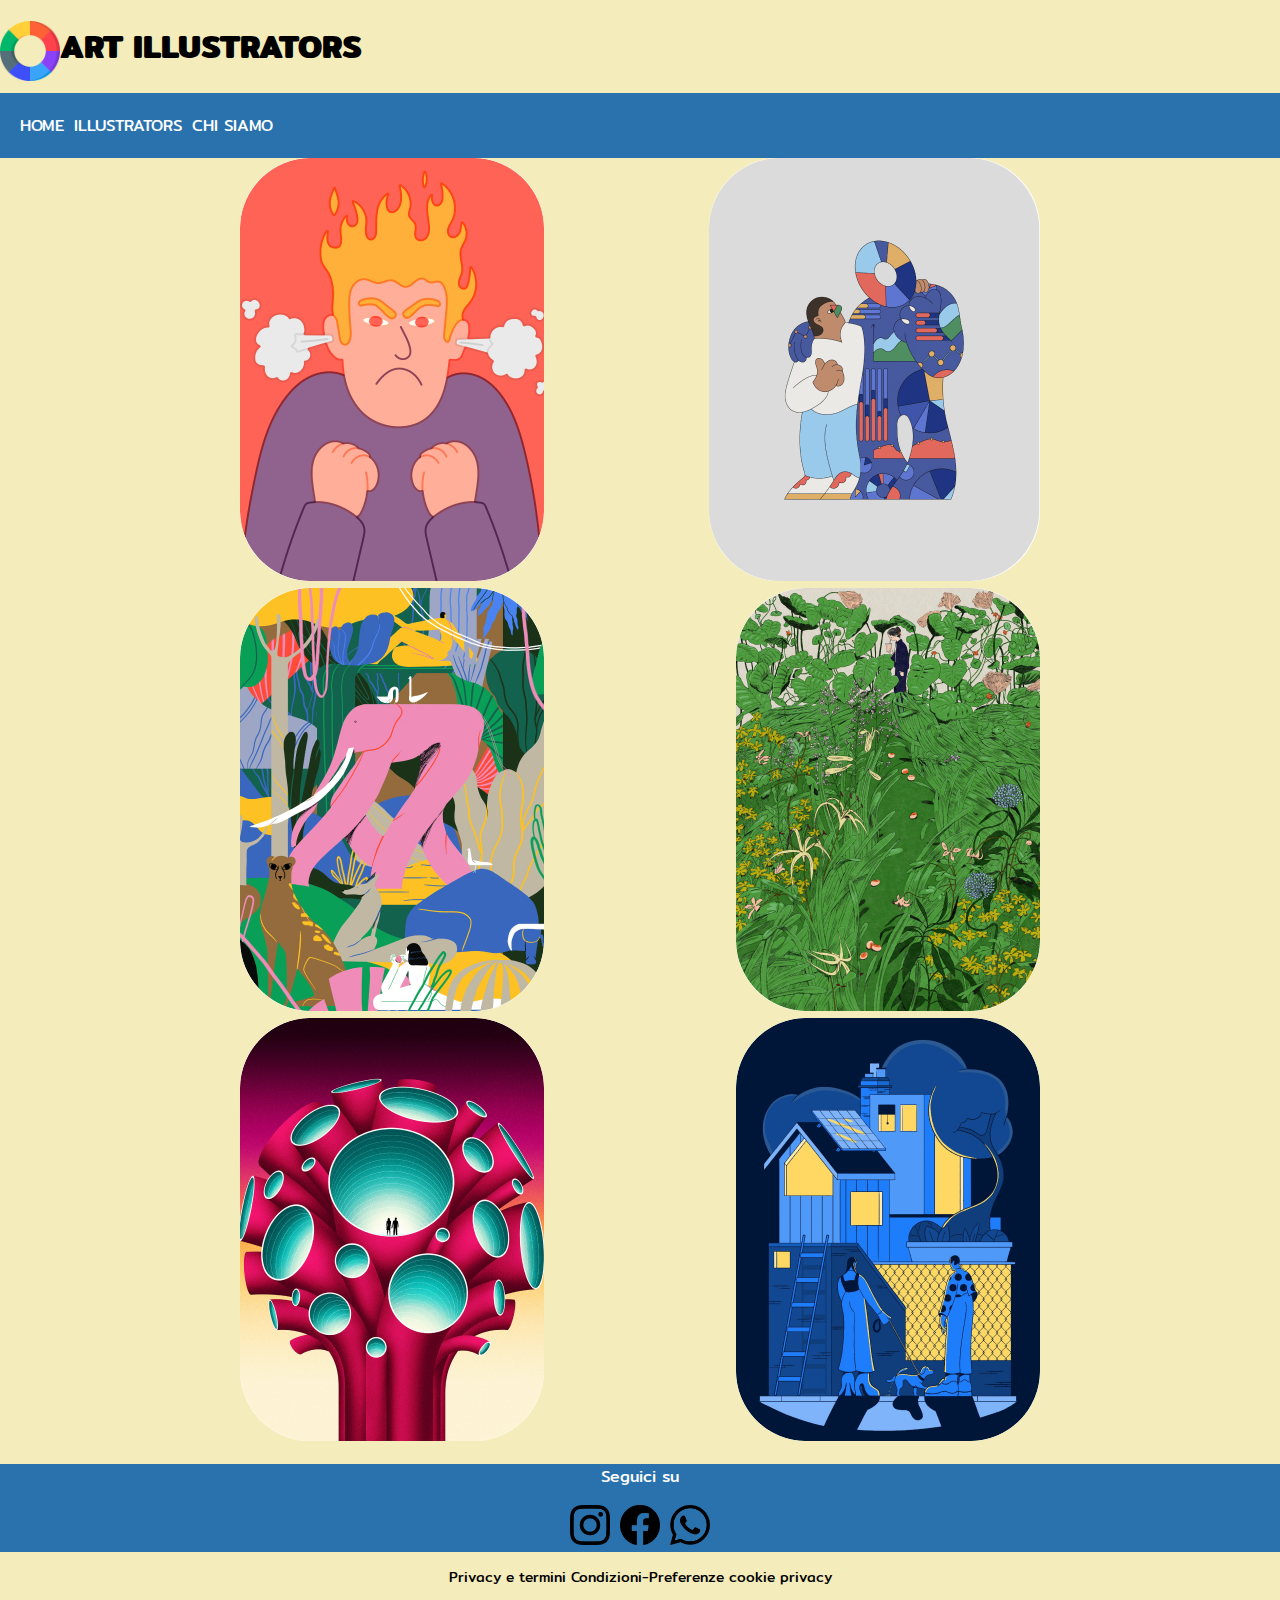
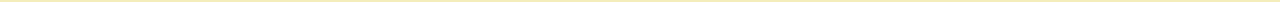
<file: index.html>
<!DOCTYPE html>
<html lang="en">
<head>
    <meta charset="UTF-8">
    <meta http-equiv="X-UA-Compatible" content="IE=edge">
    <meta name="viewport" content="width=device-width, initial-scale=1.0">
    
    <title>art illustrators</title>
    <link rel="stylesheet" href="css/style.css">
    <link rel="preconnect" href="https://fonts.googleapis.com">
<link rel="preconnect" href="https://fonts.gstatic.com" crossorigin>
<link href="https://fonts.googleapis.com/css2?family=Mitr:wght@200&family=PT+Sans&family=Source+Sans+Pro:wght@300&display=swap" rel="stylesheet">
</head>
<body>
    <img src="immagini/681530.png" align='left';  width="60px" height="60px"><h1>ART ILLUSTRATORS</h1> 
    <header>
       
        <nav>
            <ul>
                <li><a href="index.html">Home</a></li>
                <li><a href="#">illustrators</a></li>
                <li><a href="index7.html">Chi siamo</a></li>
            </ul>
        </nav>
    </header>
    <main>
       
        </section>
        <section class="card">
           
            <div>
                <a href="index2.html"><img src="immagini/AP_Tim_Lahan_emotions_4_2x.jpg">  <a href="index1.html"><img src="immagini/AP_Camilo_Huinca_The-Atlantic-03_2x.jpg"align="right" >
                
                 
               
                <div>
                   
                   
                    <div>
                        
                        
                        <div>
                            <a href="index3.html"><img src="immagini/AP_Karlotta_Freier_debutea2_2x-scaled.jpg" align="right"><a href="index4.html"><img src="immagini/AP_Xoana_Herrera_Elefante_2x-1-scaled.jpg"></a> 
                            
              
            </div>
            <div>
                
                
                <div>
                    <a href="index6.html"><img src="immagini/AP_Linn_Fritz_Feeling-Blue_2x.jpg"align="right" ></a> <a href="index5.html"><img src="immagini/AP_La_Boca_DNA_main_2x.jpg"></a>
                  
      
    </div>
</div>
           
        </section>
    </main>
   
    <div class="footer">
        <p>Seguici su</p>
        <img src="immagini/instagram.png" alt="instagram" width="40px" height="40px"><img src="immagini/facebook.png" alt="instagram" width="40px" height="40px"hspace="10"><img src="immagini/whatsapp.png" alt="instagram" width="40px" height="40px">
      </div>
      <footer>
        <p>Privacy e termini Condizioni-Preferenze cookie privacy</p>
    </footer>
</body>
</html>
</file>
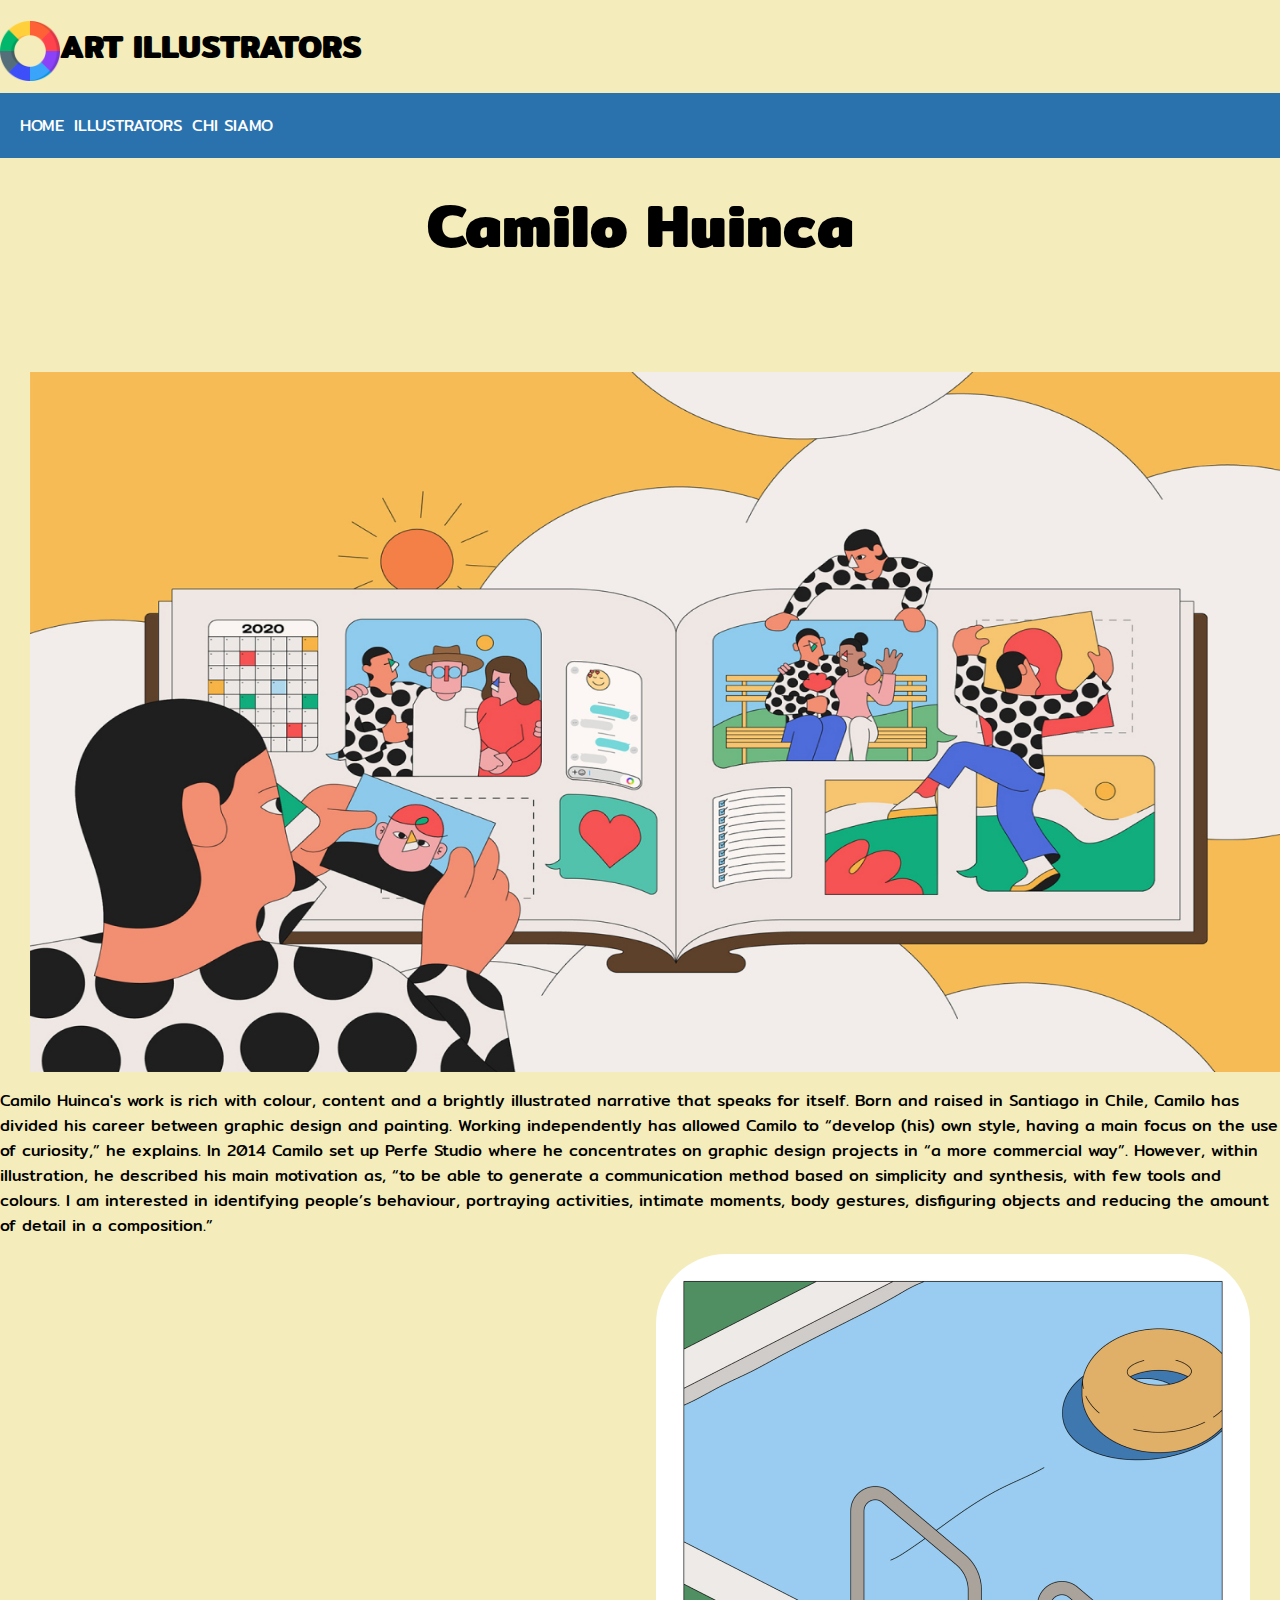
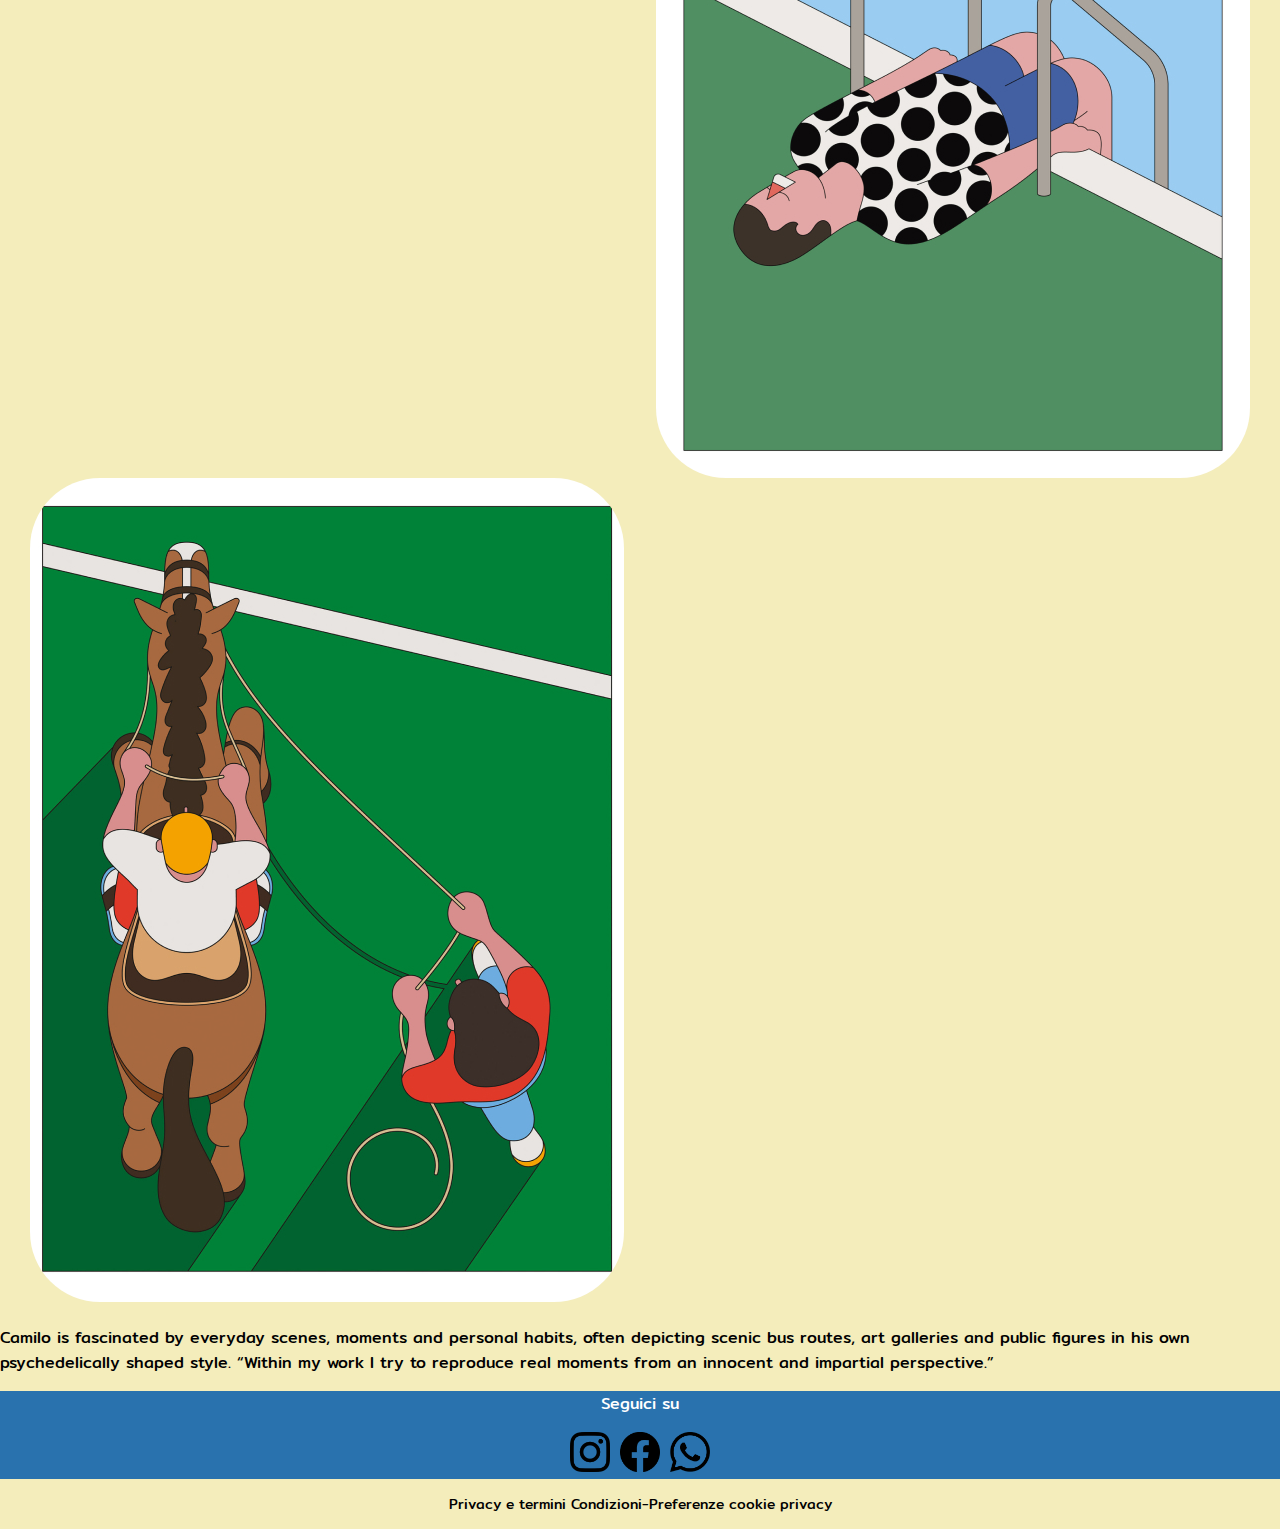
<file: index1.html>
<!DOCTYPE html>
<html lang="en">
<head>
    <meta charset="UTF-8">
    <meta http-equiv="X-UA-Compatible" content="IE=edge">
    <meta name="viewport" content="width=C, initial-scale=1.0">
   
  
    <title>Camilo Huinca</title>
    <link rel="stylesheet" href="css/style.css">
   
    <link rel="preconnect" href="https://fonts.googleapis.com">
<link rel="preconnect" href="https://fonts.gstatic.com" crossorigin>
<link href="https://fonts.googleapis.com/css2?family=Mitr:wght@200&family=PT+Sans&family=Source+Sans+Pro:wght@300&display=swap" rel="stylesheet">
</head>
<body>
    <img src="immagini/681530.png" align='left';  width="60px" height="60px"><h1>ART ILLUSTRATORS</h1> 
    <header>
       
        <nav>
            <ul>
                <li><a href="index.html">Home</a></li>
                <li><a href="#">illustrators</a></li>
                <li><a href="index7.html">Chi siamo</a></li>
            </ul>
        </nav>
    </header>
    <main>
            
    </section>
</main>
<h5>Camilo Huinca</h5>
<img src="immagini/AP_Camilo_Huinca_social-well_2x.jpg" alt="" align="center"height="700" width="1400"hspace="30px">
<p>
    Camilo Huinca's work is rich with colour, content and a brightly illustrated narrative that speaks for itself. Born and raised in Santiago in Chile, Camilo has divided his career between graphic design and painting. Working independently has allowed Camilo to “develop (his) own style, having a main focus on the use of curiosity,” he explains. In 2014 Camilo set up Perfe Studio where he concentrates on graphic design projects in “a more commercial way”. However, within illustration, he described his main motivation as, “to be able to generate a communication method based on simplicity and synthesis, with few tools and colours. I am interested in identifying people’s behaviour, portraying activities, intimate moments, body gestures, disfiguring objects and reducing the amount of detail in a composition.” 
</p>

<section>
<section class="card">
   
    <div>

<img src="immagini/AP_Camilo_Huinca_Tired-Swimmer_2x-scaled.jpg"align="right" hspace="30px"><img src="immagini/AP_Camilo_Huinca_THE-NEW-YORKER_2x-scaled.jpg" hspace="30px">
</section>
<p>
    Camilo is fascinated by everyday scenes, moments and personal habits, often depicting scenic bus routes, art galleries and public figures in his own psychedelically shaped style. “Within my work I try to reproduce real moments from an innocent and impartial perspective.”
  </p>
<div class="footer">
    <p>Seguici su</p>
    <img src="immagini/instagram.png" alt="instagram" width="40px" height="40px"><img src="immagini/facebook.png" alt="instagram" width="40px" height="40px"hspace="10"><img src="immagini/whatsapp.png" alt="instagram" width="40px" height="40px">
  </div>
 
  <footer>
    <p>Privacy e termini Condizioni-Preferenze cookie privacy</p>
</footer>
</body>
</html>
</file>
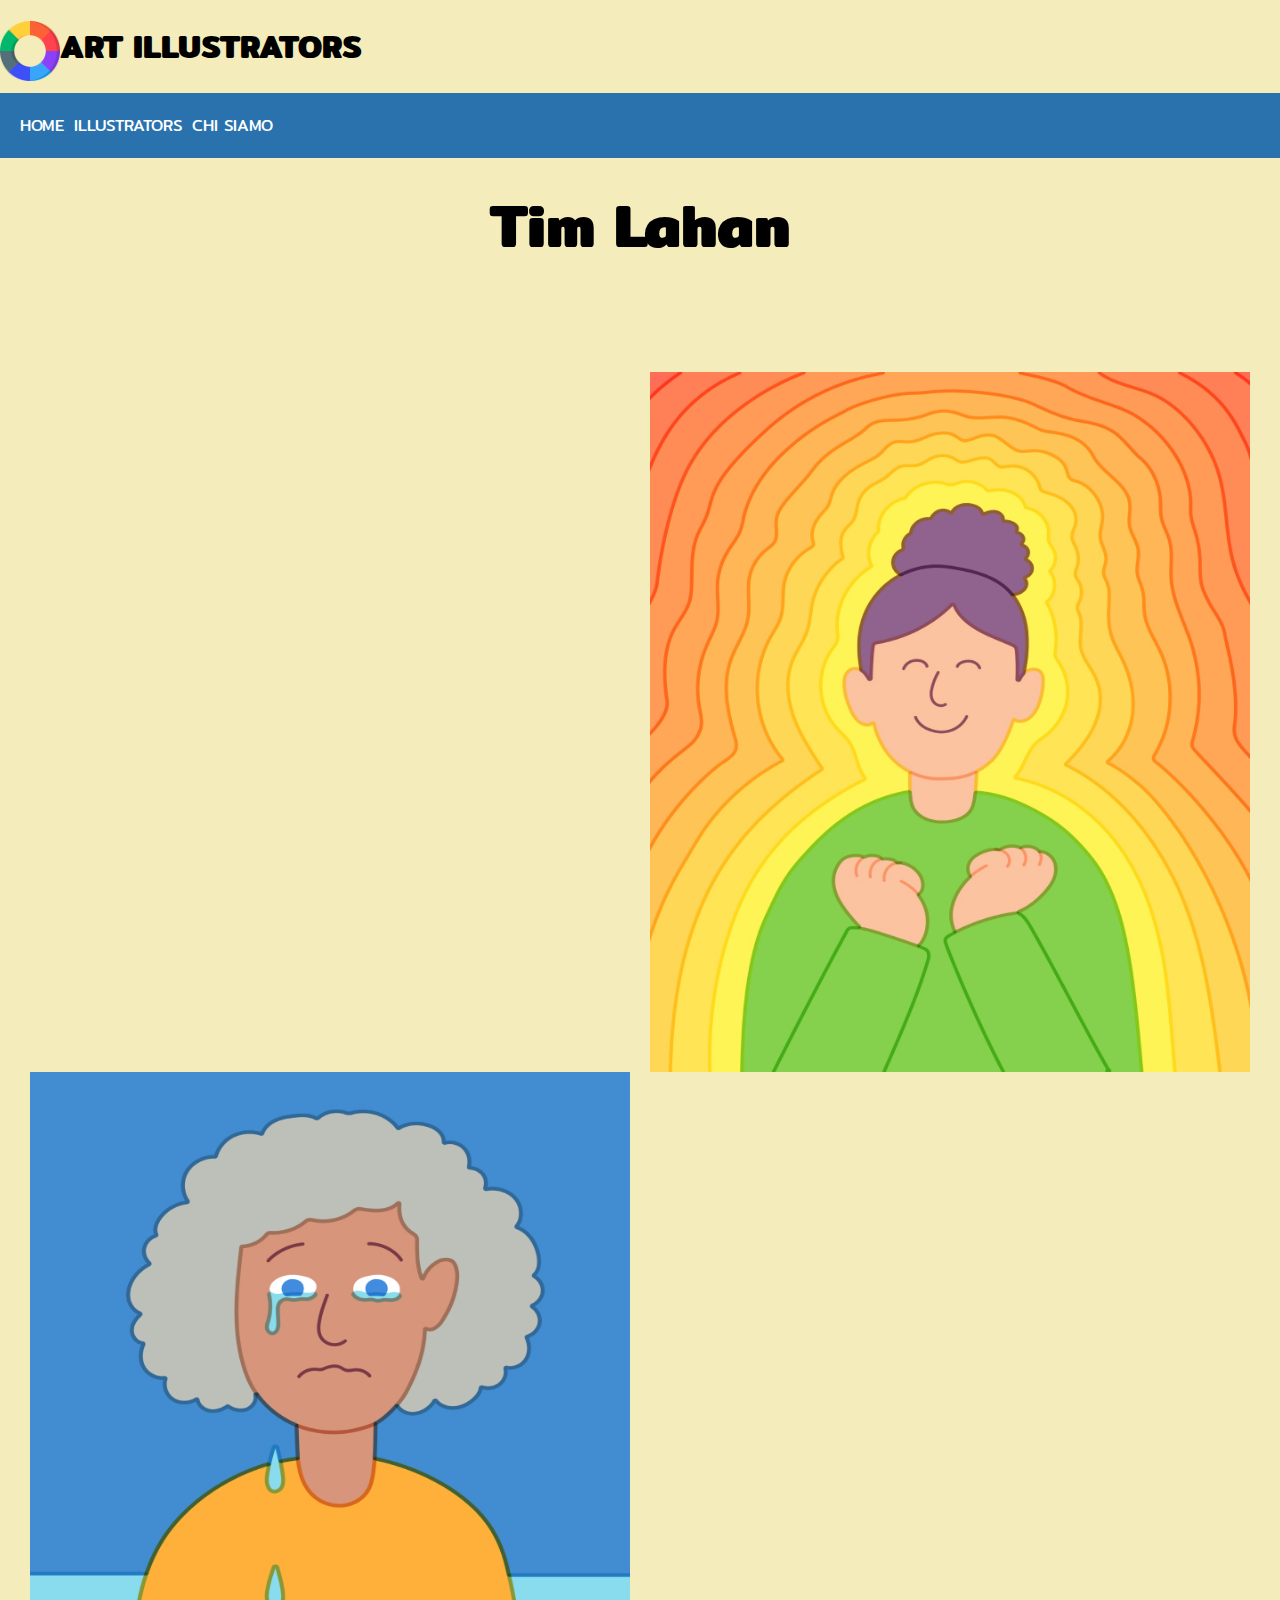
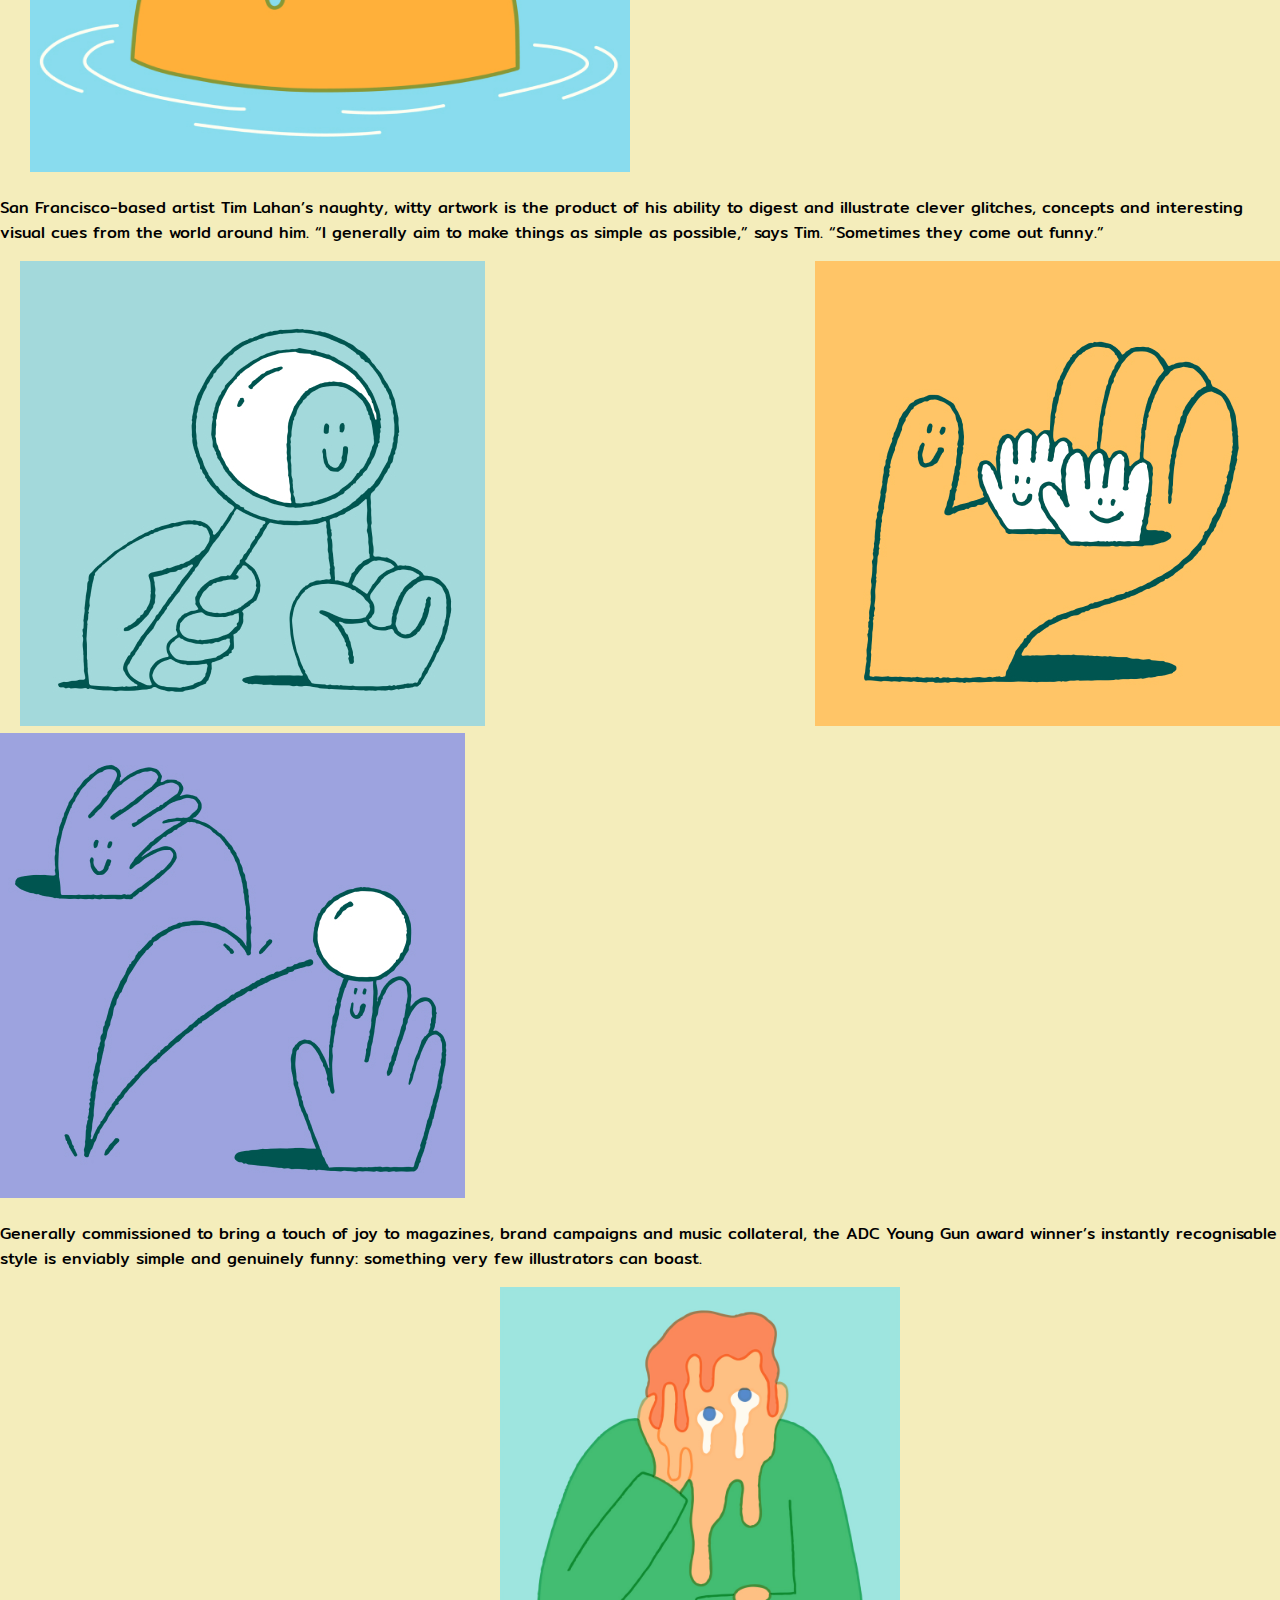
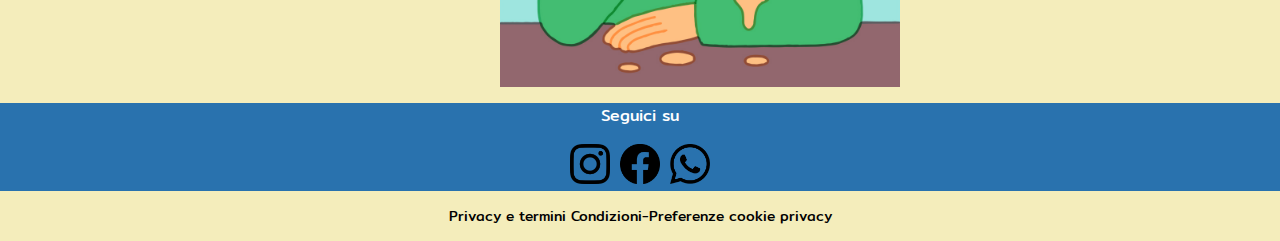
<file: index2.html>
<!DOCTYPE html>
<html lang="en">
<head>
    <meta charset="UTF-8">
    <meta http-equiv="X-UA-Compatible" content="IE=edge">
    <meta name="viewport" content="width=C, initial-scale=1.0">
    
  
    <title>Tim Lahan</title>
    <link rel="stylesheet" href="css/style.css">
    <link rel="preconnect" href="https://fonts.googleapis.com">
<link rel="preconnect" href="https://fonts.gstatic.com" crossorigin>
<link href="https://fonts.googleapis.com/css2?family=Mitr:wght@200&family=PT+Sans&family=Source+Sans+Pro:wght@300&display=swap" rel="stylesheet">
</head>
<body>
    <img src="immagini/681530.png" align='left';  width="60px" height="60px"><h1>ART ILLUSTRATORS</h1> 
    <header>
       
        <nav>
            <ul>
                <li><a href="index.html">Home</a></li>
                <li><a href="#">illustrators</a></li>
                <li><a href="index7.html">Chi siamo</a></li>
            </ul>
        </nav>
    </header>
    <main>
            
    </section>
</main>
<h5>Tim Lahan</h5>
<section>
    <section class="card">
       
        <div>
    
    
    </section>
<img src="immagini/AP_Tim_Lahan_emotions_3_2x.jpg"align="right" width="600" height="700"hspace="30px"><img src="immagini/AP_Tim_Lahan_emotions_1_2x.jpg"hspace="30px"width="600" height="700">
<p>
    San Francisco-based artist Tim Lahan’s naughty, witty artwork is the product of his ability to digest and illustrate clever glitches, concepts and interesting visual cues from the world around him. “I generally aim to make things as simple as possible,” says Tim. “Sometimes they come out funny.” 



</p>
<section>
    <section class="card">
       
        <div>
    
    
    </section>
<img src="immagini/AP_Tim_Lahan_ONEMEDICAL_1_2x.jpg"align="right" ><img src="immagini/AP_Tim_Lahan_ONEMEDICAL_2_2x (1).jpg" hspace="20"><img src="immagini/AP_Tim_Lahan_ONEMEDICAL_3_2x.jpg">

<p>
    Generally commissioned to bring a touch of joy to magazines, brand campaigns and music collateral, the ADC Young Gun award winner’s instantly recognisable style is enviably simple and genuinely funny: something very few illustrators can boast.
</p>
<img src="immagini/AP_Tim_Lahan_NYT_2x.jpg" alt="" align="center" hspace="500" width="400" height="400">
<div class="footer">
    <p>Seguici su</p>
    <img src="immagini/instagram.png" alt="instagram" width="40px" height="40px"><img src="immagini/facebook.png" alt="instagram" width="40px" height="40px"hspace="10"><img src="immagini/whatsapp.png" alt="instagram" width="40px" height="40px">
  </div>
 
  <footer>
    <p>Privacy e termini Condizioni-Preferenze cookie privacy</p>
</footer>
</body>
</html>
</file>
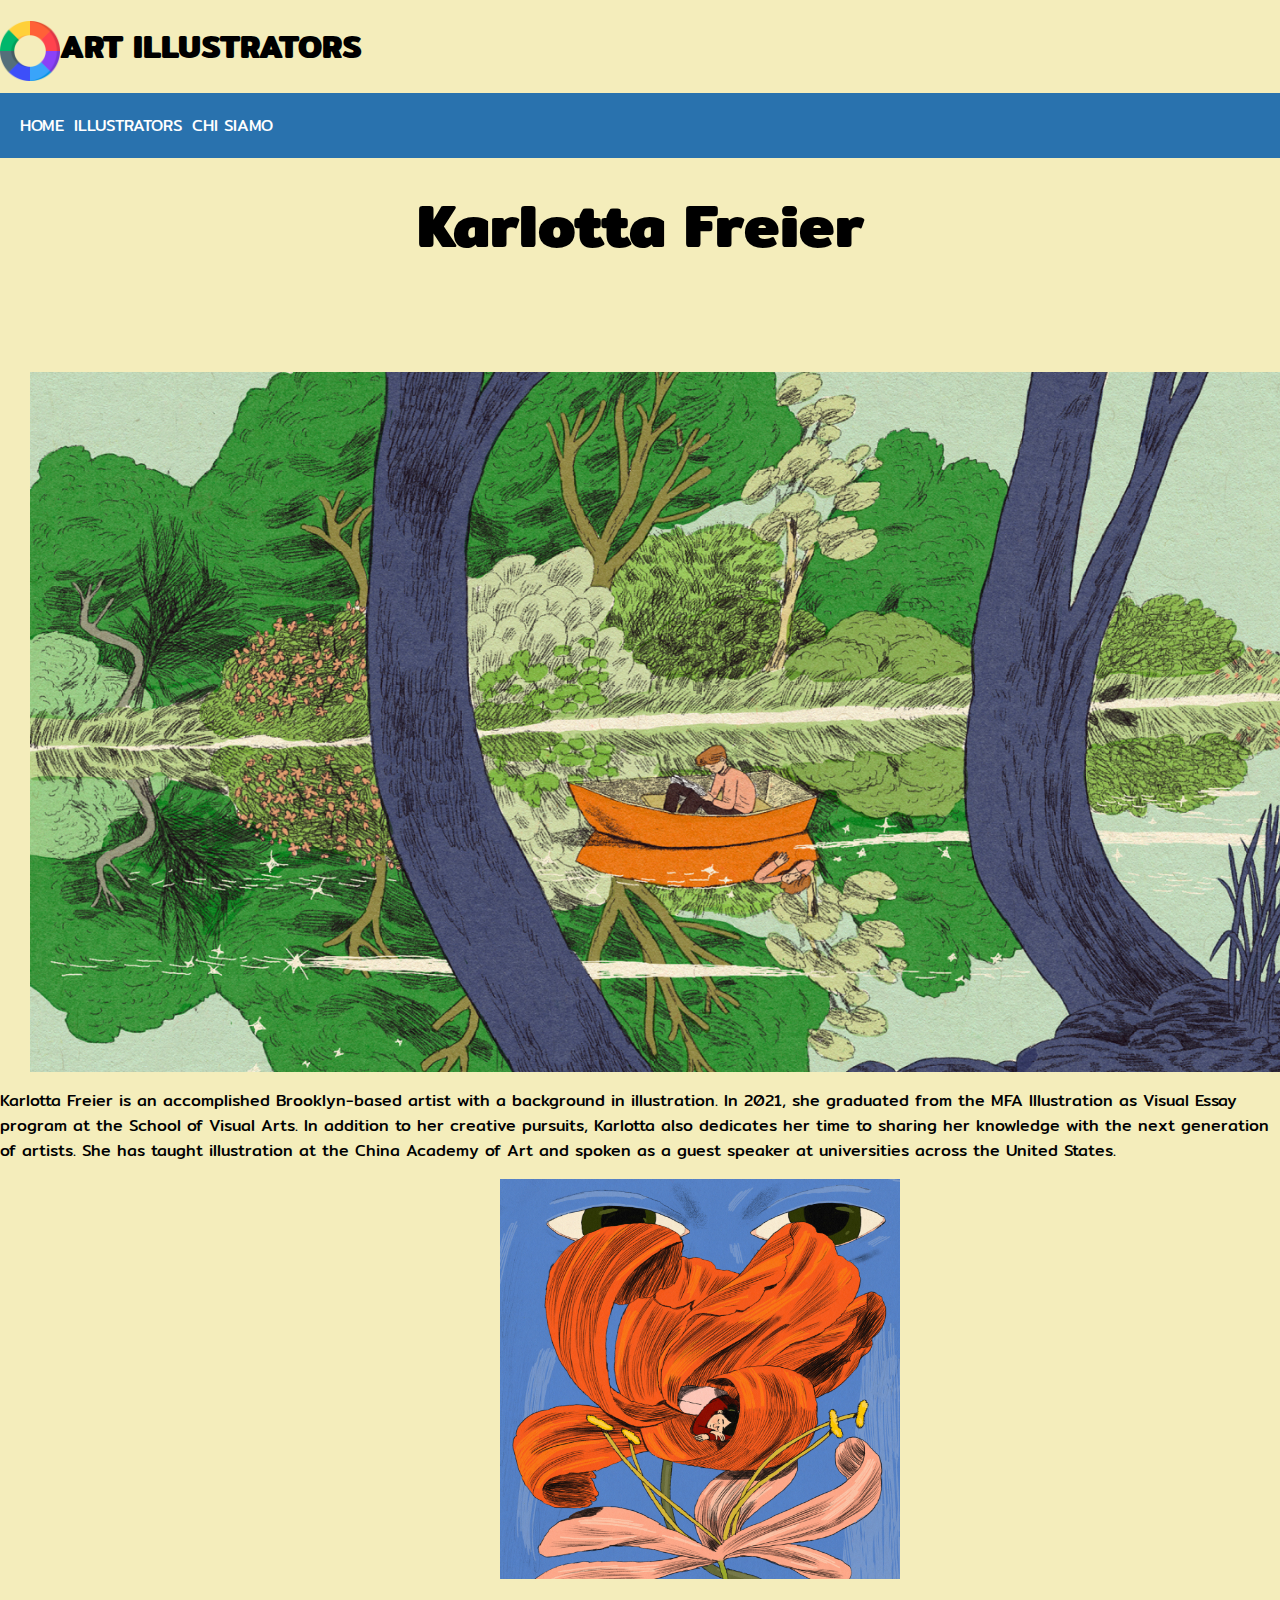
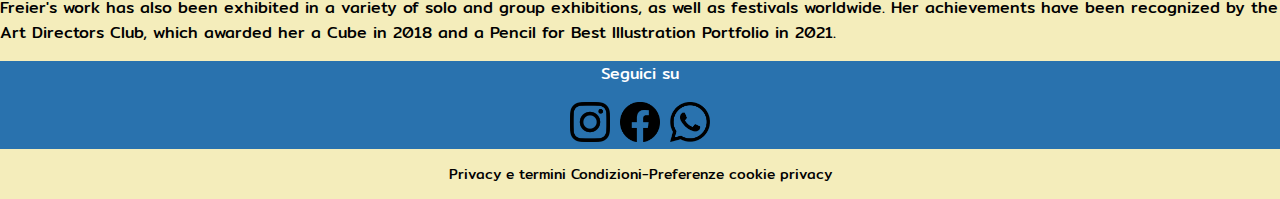
<file: index3.html>
<!DOCTYPE html>
<html lang="en">
<head>
    <meta charset="UTF-8">
    <meta http-equiv="X-UA-Compatible" content="IE=edge">
    <meta name="viewport" content="width=C, initial-scale=1.0">
    
    <title>Karlotta FReier</title>
    <link rel="stylesheet" href="css/style.css">
    <link rel="preconnect" href="https://fonts.googleapis.com">
<link rel="preconnect" href="https://fonts.gstatic.com" crossorigin>
<link href="https://fonts.googleapis.com/css2?family=Mitr:wght@200&family=PT+Sans&family=Source+Sans+Pro:wght@300&display=swap" rel="stylesheet">
</head>
<body>
    <img src="immagini/681530.png" align='left';  width="60px" height="60px"><h1>ART ILLUSTRATORS</h1> 
    <header>
       
        <nav>
            <ul>
                <li><a href="index.html">Home</a></li>
                <li><a href="#">illustrators</a></li>
                <li><a href="index7.html">Chi siamo</a></li>
            </ul>
        </nav>
    </header>
    <main>
            
    </section>
</main>
<h5>Karlotta Freier</h5>
<img src="immagini/AP_Karlotta_Freier_Nytimes1_2x.jpg" alt="" align="center"height="700" width="1400" hspace="30px">
<p>
    Karlotta Freier is an accomplished Brooklyn-based artist with a background in illustration. In 2021, she graduated from the MFA Illustration as Visual Essay program at the School of Visual Arts. In addition to her creative pursuits, Karlotta also dedicates her time to sharing her knowledge with the next generation of artists. She has taught illustration at the China Academy of Art and spoken as a guest speaker at universities across the United States. 
</p>



<img src="immagini/AP_Karlotta_Freier_brigitte2_2x.jpg" align="center" hspace="500" width="400" height="400">
<p>
    Freier's work has also been exhibited in a variety of solo and group exhibitions, as well as festivals worldwide. Her achievements have been recognized by the Art Directors Club, which awarded her a Cube in 2018 and a Pencil for Best Illustration Portfolio in 2021.
  </p>
<div class="footer">
    <p>Seguici su</p>
    <img src="immagini/instagram.png" alt="instagram" width="40px" height="40px"><img src="immagini/facebook.png" alt="instagram" width="40px" height="40px"hspace="10"><img src="immagini/whatsapp.png" alt="instagram" width="40px" height="40px">
  </div>
 
  <footer>
    <p>Privacy e termini Condizioni-Preferenze cookie privacy</p>
</footer>
</body>
</html>
</file>
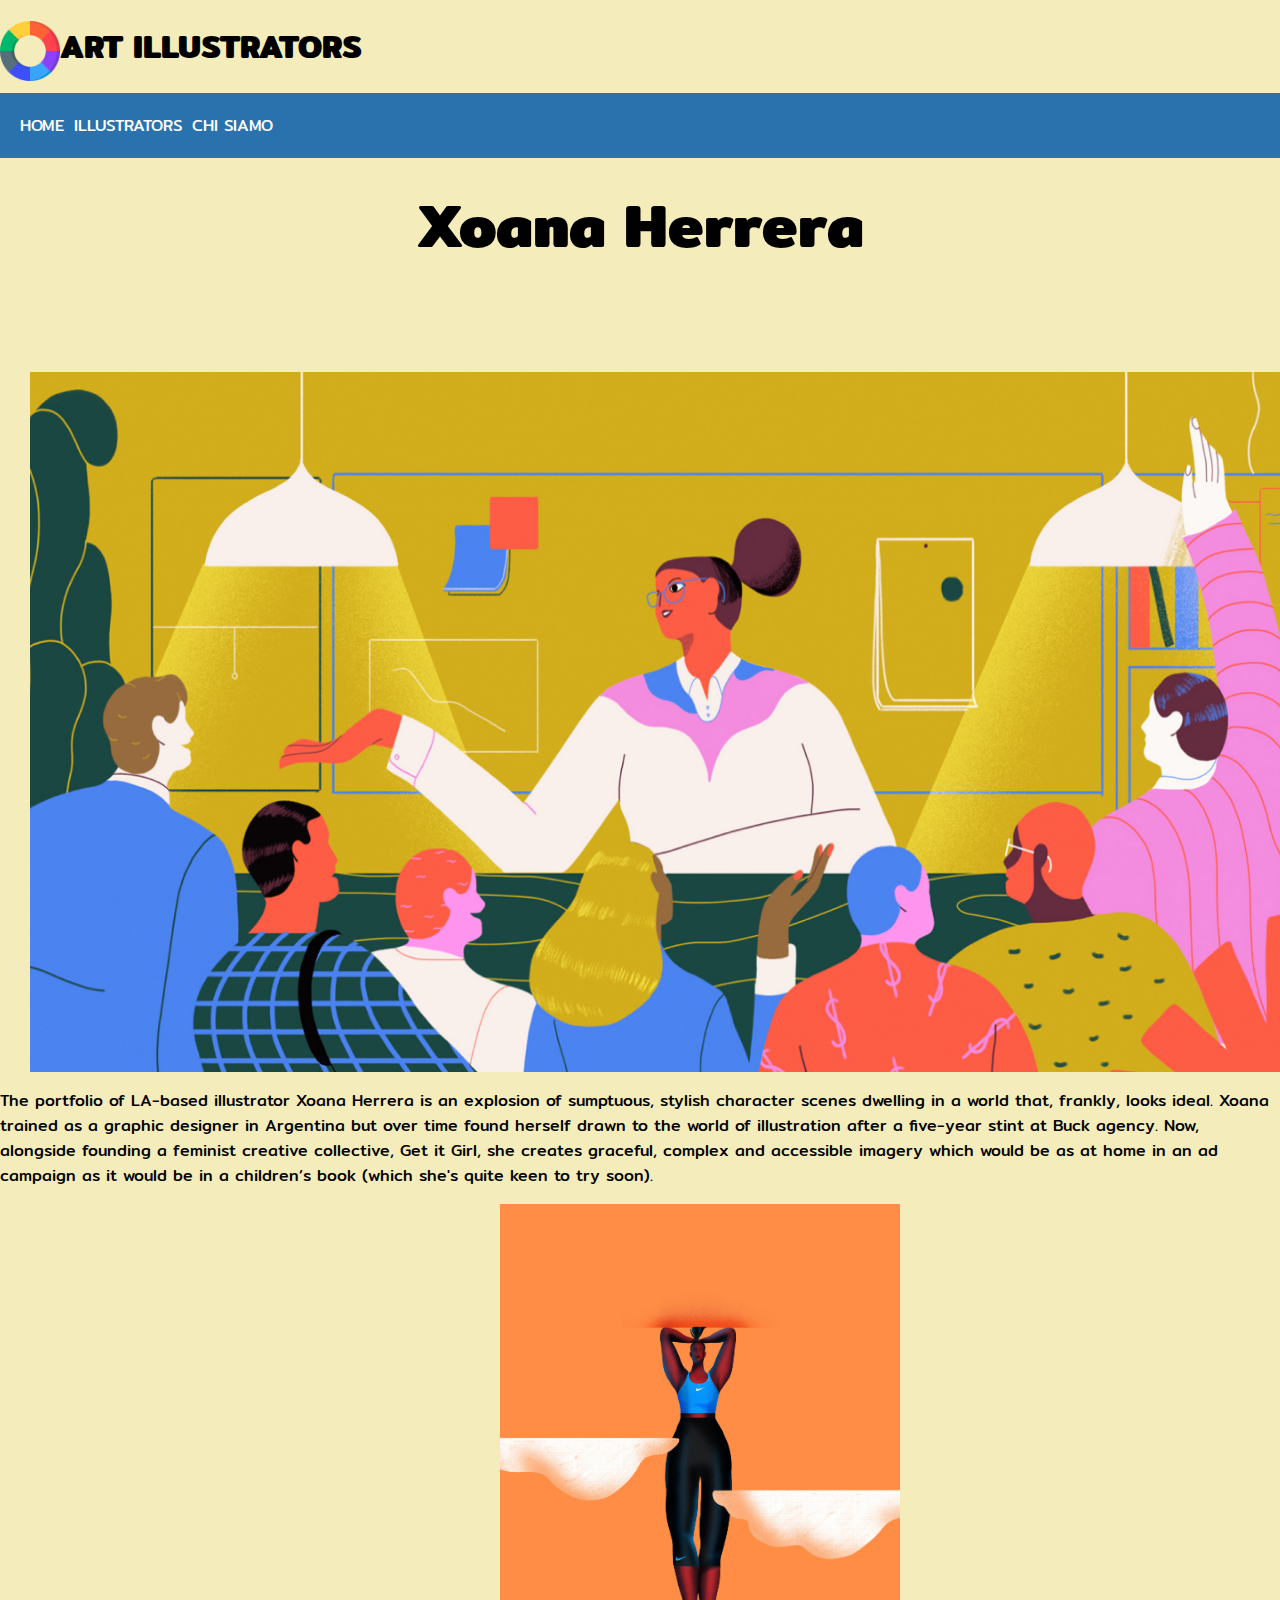
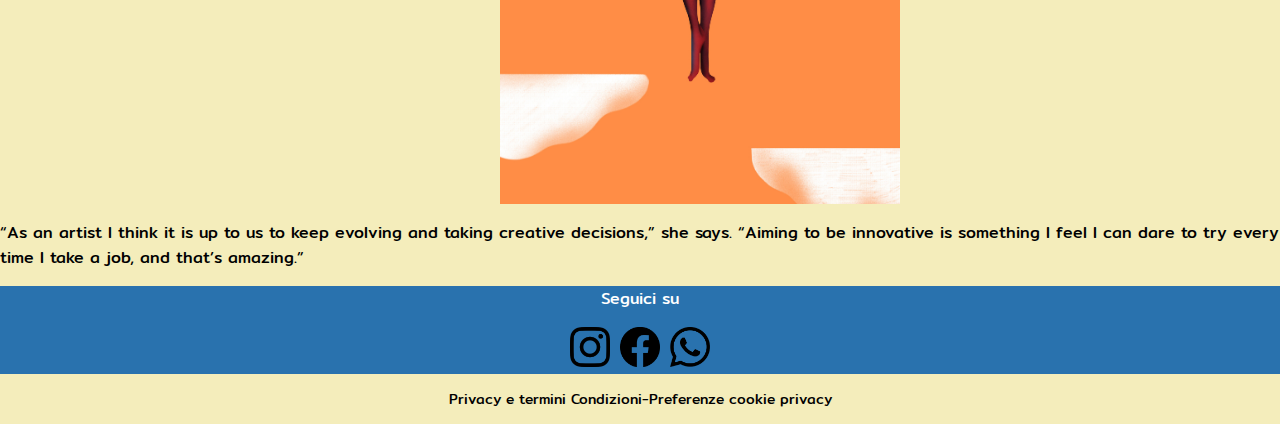
<file: index4.html>
<!DOCTYPE html>
<html lang="en">
<head>
    <meta charset="UTF-8">
    <meta http-equiv="X-UA-Compatible" content="IE=edge">
    <meta name="viewport" content="width=C, initial-scale=1.0">
    
  
    <title>xoana herrera</title>
    <link rel="stylesheet" href="css/style.css">
    <link rel="preconnect" href="https://fonts.googleapis.com">
<link rel="preconnect" href="https://fonts.gstatic.com" crossorigin>
<link href="https://fonts.googleapis.com/css2?family=Mitr:wght@200&family=PT+Sans&family=Source+Sans+Pro:wght@300&display=swap" rel="stylesheet">
</head>
<body>
    <img src="immagini/681530.png" align='left';  width="60px" height="60px"><h1>ART ILLUSTRATORS</h1> 
    <header>
       
        <nav>
            <ul>
                <li><a href="index.html">Home</a></li>
                <li><a href="#">illustrators</a></li>
                <li><a href="index7.html">Chi siamo</a></li>
            </ul>
        </nav>
    </header>
    <main>
            
    </section>
</main>
<h5>Xoana Herrera</h5>
<img src="immagini/AP_Xoana_Herrera_Spot1_2x.png" alt="" align="center"height="700" width="1400" hspace="30px">
<p>
    The portfolio of LA-based illustrator Xoana Herrera is an explosion of sumptuous, stylish character scenes dwelling in a world that, frankly, looks ideal. Xoana trained as a graphic designer in Argentina but over time found herself drawn to the world of illustration after a five-year stint at Buck agency. Now, alongside founding a feminist creative collective, Get it Girl, she creates graceful, complex and accessible imagery which would be as at home in an ad campaign as it would be in a children’s book (which she's quite keen to try soon). 
</p>



<img src="immagini/AP_Xoana_Herrera_Nike_2x-scaled.jpg" align="center" hspace="500" width="400" height="600">
<p>
    “As an artist I think it is up to us to keep evolving and taking creative decisions,” she says. “Aiming to be innovative is something I feel I can dare to try every time I take a job, and that’s amazing.”
  </p>
<div class="footer">
    <p>Seguici su</p>
    <img src="immagini/instagram.png" alt="instagram" width="40px" height="40px"><img src="immagini/facebook.png" alt="instagram" width="40px" height="40px"hspace="10"><img src="immagini/whatsapp.png" alt="instagram" width="40px" height="40px">
  </div>
 
  <footer>
    <p>Privacy e termini Condizioni-Preferenze cookie privacy</p>
</footer>
</body>
</html>
</file>
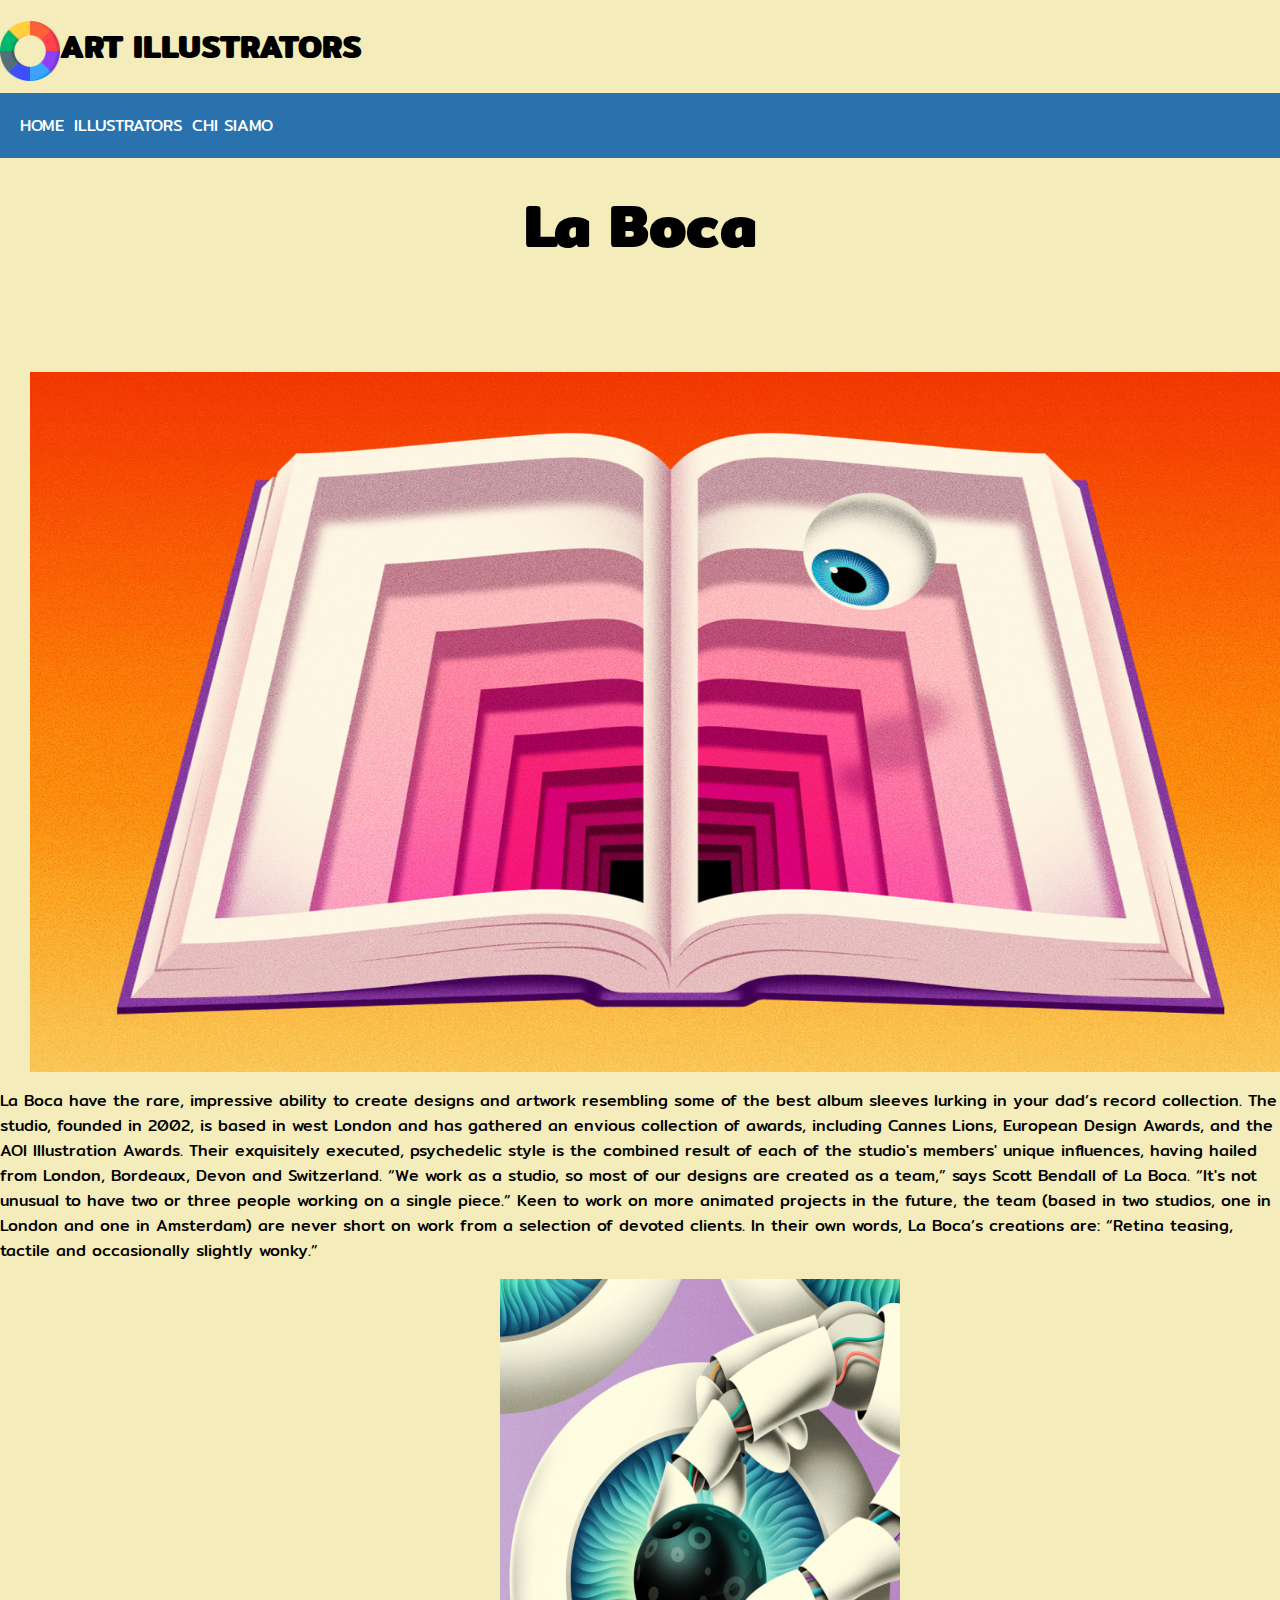
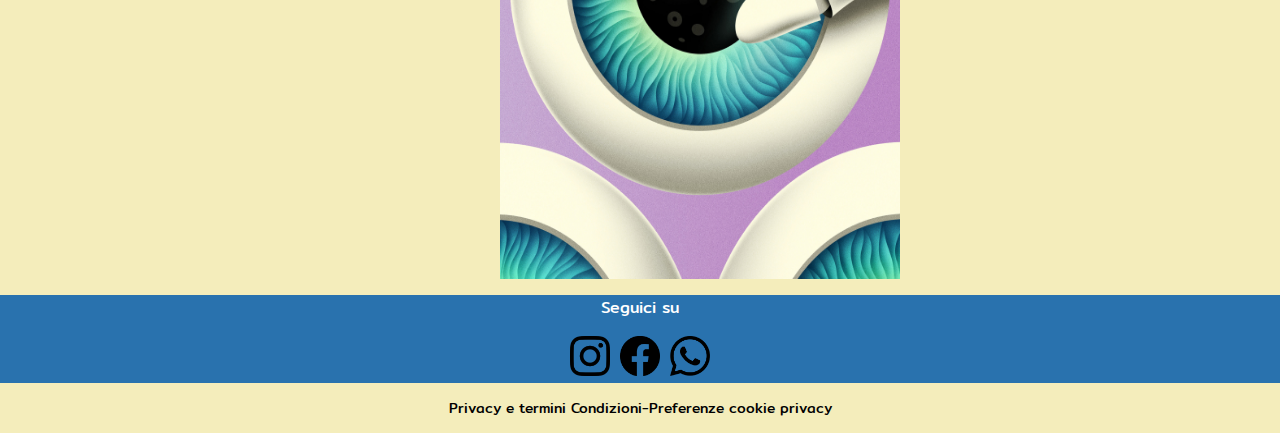
<file: index5.html>
<!DOCTYPE html>
<html lang="en">
<head>
    <meta charset="UTF-8">
    <meta http-equiv="X-UA-Compatible" content="IE=edge">
    <meta name="viewport" content="width=C, initial-scale=1.0">
    
    <title>La Boca</title>
    <link rel="stylesheet" href="css/style.css">
    <link rel="preconnect" href="https://fonts.googleapis.com">
<link rel="preconnect" href="https://fonts.gstatic.com" crossorigin>
<link href="https://fonts.googleapis.com/css2?family=Mitr:wght@200&family=PT+Sans&family=Source+Sans+Pro:wght@300&display=swap" rel="stylesheet">
</head>
<body>
    <img src="immagini/681530.png" align='left';  width="60px" height="60px"><h1>ART ILLUSTRATORS</h1> 
    <header>
       
        <nav>
            <ul>
                <li><a href="index.html">Home</a></li>
                <li><a href="#">illustrators</a></li>
                <li><a href="index7.html">Chi siamo</a></li>
            </ul>
        </nav>
    </header>
    <main>
            
    </section>
</main>
<h5>La Boca</h5>
<img src="immagini/AP_La_Boca_NYT_THRILLER_2x.jpg" alt="" align="center"height="700" width="1400"hspace="30px">
<p>
    La Boca have the rare, impressive ability to create designs and artwork resembling some of the best album sleeves lurking in your dad’s record collection. The studio, founded in 2002, is based in west London and has gathered an envious collection of awards, including Cannes Lions, European Design Awards, and the AOI Illustration Awards. Their exquisitely executed, psychedelic style is the combined result of each of the studio's members' unique influences, having hailed from London, Bordeaux, Devon and Switzerland. “We work as a studio, so most of our designs are created as a team,” says Scott Bendall of La Boca. “It's not unusual to have two or three people working on a single piece.” Keen to work on more animated projects in the future, the team (based in two studios, one in London and one in Amsterdam) are never short on work from a selection of devoted clients. In their own words, La Boca’s creations are: “Retina teasing, tactile and occasionally slightly wonky.”

</p>



<img src="immagini/AP_La_Boca_STLYIST_B_2x.jpg" align="center" hspace="500" width="400" height="600">

<div class="footer">
    <p>Seguici su</p>
    <img src="immagini/instagram.png" alt="instagram" width="40px" height="40px"><img src="immagini/facebook.png" alt="instagram" width="40px" height="40px"hspace="10"><img src="immagini/whatsapp.png" alt="instagram" width="40px" height="40px">
  </div>
 
  <footer>
    <p>Privacy e termini Condizioni-Preferenze cookie privacy</p>
</footer>
</body>
</html>
</file>
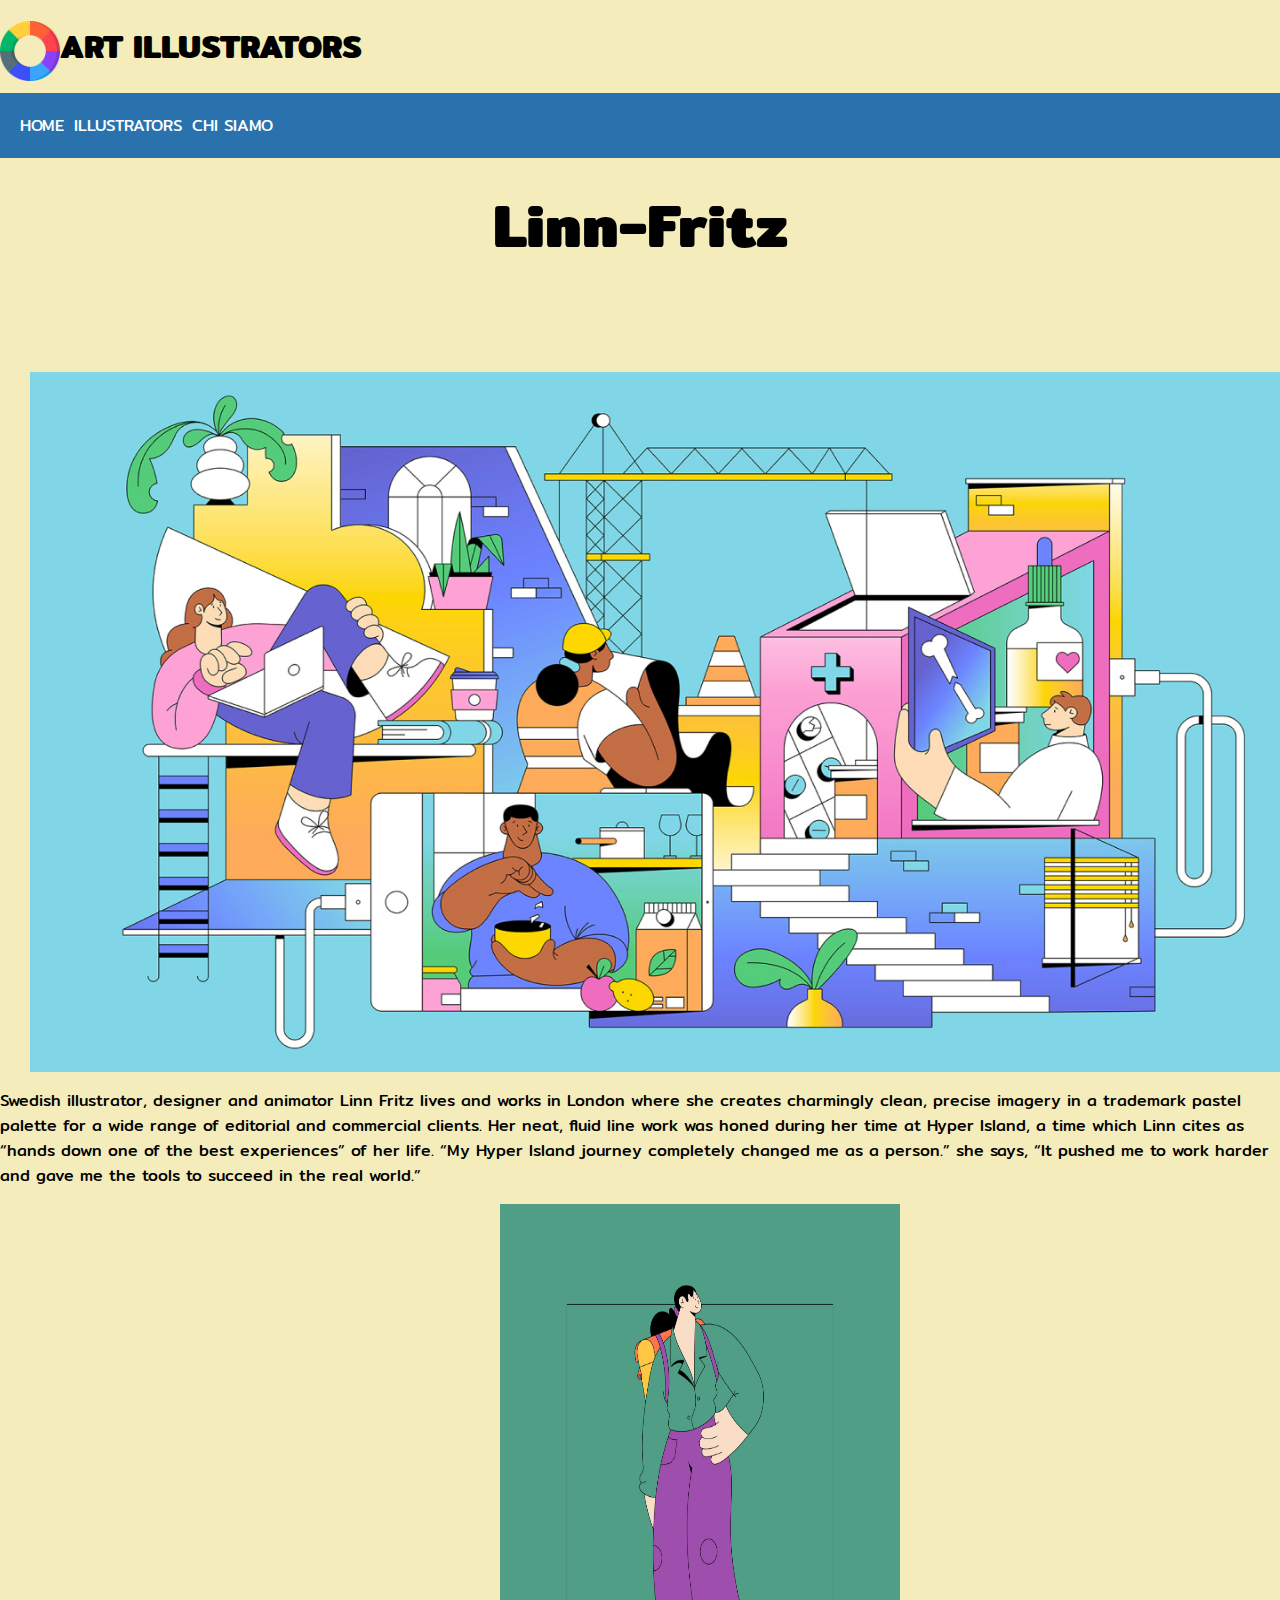
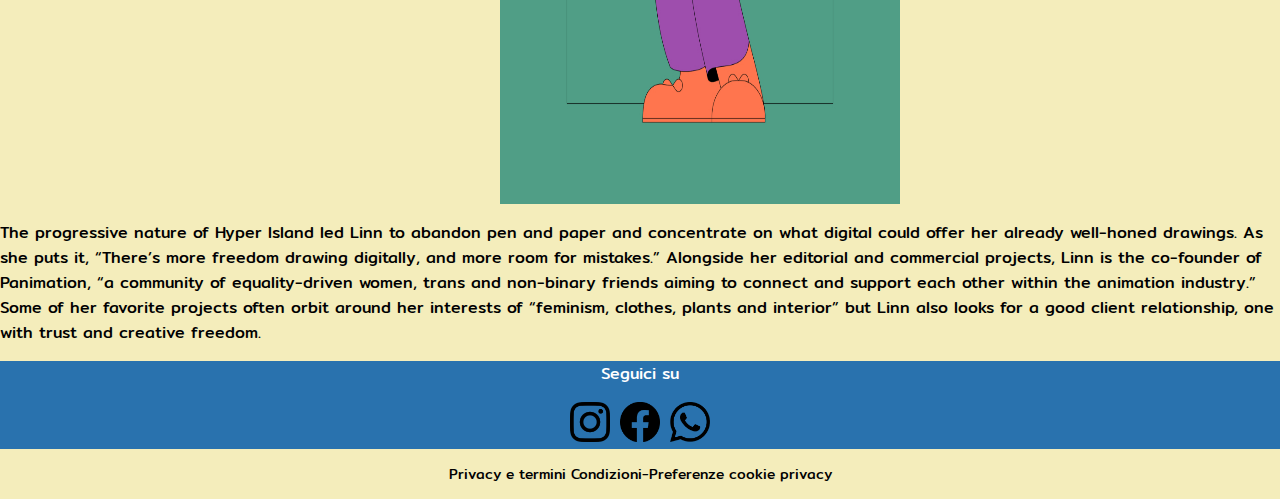
<file: index6.html>
<!DOCTYPE html>
<html lang="en">
<head>
    <meta charset="UTF-8">
    <meta http-equiv="X-UA-Compatible" content="IE=edge">
    <meta name="viewport" content="width=C, initial-scale=1.0">
   
  
    <title>LIN-FRITZ</title>
    <link rel="stylesheet" href="css/style.css">
    <link rel="preconnect" href="https://fonts.googleapis.com">
<link rel="preconnect" href="https://fonts.gstatic.com" crossorigin>
<link href="https://fonts.googleapis.com/css2?family=Mitr:wght@200&family=PT+Sans&family=Source+Sans+Pro:wght@300&display=swap" rel="stylesheet">
</head>
<body>
    <img src="immagini/681530.png" align='left';  width="60px" height="60px"><h1>ART ILLUSTRATORS</h1> 
    <header>
       
        <nav>
            <ul>
                <li><a href="index.html">Home</a></li>
                <li><a href="#">illustrators</a></li>
                <li><a href="index7.html">Chi siamo</a></li>
            </ul>
        </nav>
    </header>
    <main>
            
    </section>
</main>
<h5>Linn-Fritz</h5>
<img src="immagini/AP_Linn_Fritz_MadeToFlourish_2x.jpg" alt="" align="center"height="700" width="1400" hspace="30px">
<p>
    Swedish illustrator, designer and animator Linn Fritz lives and works in London where she creates charmingly clean, precise imagery in a trademark pastel palette for a wide range of editorial and commercial clients. Her neat, fluid line work was honed during her time at Hyper Island, a time which Linn cites as “hands down one of the best experiences” of her life. “My Hyper Island journey completely changed me as a person.” she says, “It pushed me to work harder and gave me the tools to succeed in the real world.” 
</p>



<img src="immagini/AP_Linn_Fritz_HIKEGREEN_2x.jpg" align="center" hspace="500" width="400" height="600">
<p>
    The progressive nature of Hyper Island led Linn to abandon pen and paper and concentrate on what digital could offer her already well-honed drawings. As she puts it, “There’s more freedom drawing digitally, and more room for mistakes.” Alongside her editorial and commercial projects, Linn is the co-founder of Panimation, “a community of equality-driven women, trans and non-binary friends aiming to connect and support each other within the animation industry.” Some of her favorite projects often orbit around her interests of “feminism, clothes, plants and interior” but Linn also looks for a good client relationship, one with trust and creative freedom.
  </p>
<div class="footer">
    <p>Seguici su</p>
    <img src="immagini/instagram.png" alt="instagram" width="40px" height="40px"><img src="immagini/facebook.png" alt="instagram" width="40px" height="40px"hspace="10"><img src="immagini/whatsapp.png" alt="instagram" width="40px" height="40px">
  </div>
 
  <footer>
    <p>Privacy e termini Condizioni-Preferenze cookie privacy</p>
</footer>
</body>
</html>
</file>
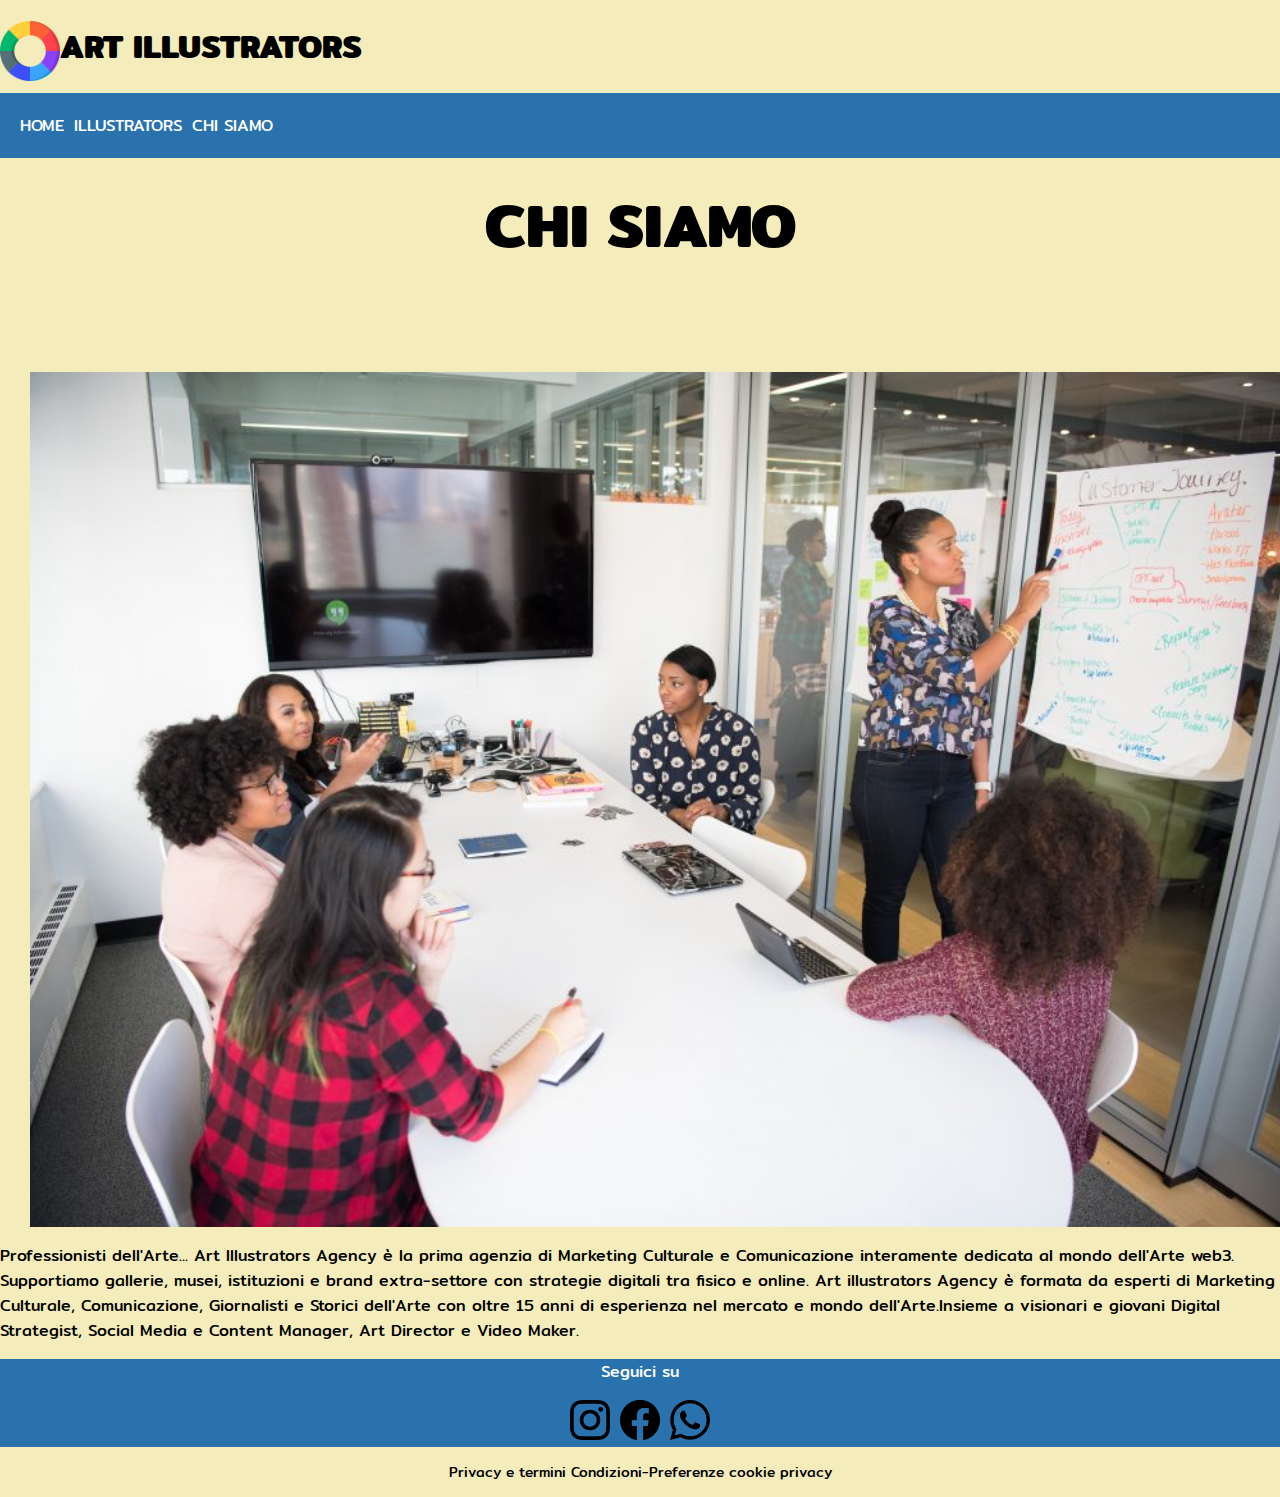
<file: index7.html>
<!DOCTYPE html>
<html lang="en">
<head>
    <meta charset="UTF-8">
    <meta http-equiv="X-UA-Compatible" content="IE=edge">
    <meta name="viewport" content="width=C, initial-scale=1.0">
   
  
    <title>Chi siamo</title>
    <link rel="stylesheet" href="css/style.css">
    <link rel="preconnect" href="https://fonts.googleapis.com">
<link rel="preconnect" href="https://fonts.gstatic.com" crossorigin>
<link href="https://fonts.googleapis.com/css2?family=Mitr:wght@200&family=PT+Sans&family=Source+Sans+Pro:wght@300&display=swap" rel="stylesheet">
</head>
<body>
    <img src="immagini/681530.png" align='left';  width="60px" height="60px"><h1>ART ILLUSTRATORS</h1> 
    <header>
       
        <nav>
            <ul>
                <li><a href="index.html">Home</a></li>
                <li><a href="#">illustrators</a></li>
                <li><a href="index7.html">Chi siamo</a></li>
            </ul>
        </nav>
    </header>
    <main>
            
    </section>
</main>
<h5>CHI SIAMO</h5>
<img src="immagini/agenzia-e1608309358989.jpg" alt="" align="center"height="60%" width="100%"hspace="30px">
<p>
    Professionisti dell'Arte...
Art Illustrators Agency è la prima agenzia di Marketing Culturale e Comunicazione interamente dedicata al mondo dell'Arte web3. Supportiamo gallerie, musei, istituzioni e brand extra-settore con strategie digitali tra fisico e online. 
Art illustrators Agency è formata da esperti di Marketing Culturale, Comunicazione, Giornalisti e Storici dell'Arte con oltre 15 anni di esperienza nel mercato e mondo dell'Arte.Insieme a visionari e giovani Digital Strategist, Social Media e Content Manager, Art Director e Video Maker.

</p>





<div class="footer">
    <p>Seguici su</p>
    <img src="immagini/instagram.png" alt="instagram" width="40px" height="40px"><img src="immagini/facebook.png" alt="instagram" width="40px" height="40px"hspace="10"><img src="immagini/whatsapp.png" alt="instagram" width="40px" height="40px">
  </div>
 
  <footer>
    <p>Privacy e termini Condizioni-Preferenze cookie privacy</p>
</footer>
</body>
</html>
</file>
<file: css/style.css>
body {
    background-color: #F4EDBB;

    font-family: 'Mitr', sans-serif;
    margin: 0;
}

img {
    max-width: 100%;
}

nav ul {
    list-style: none;
    margin: 0;
    padding: 0;
    display: flex;
    gap: 10px;
}

nav a {
    color: white;
    text-decoration: none;
    text-transform: uppercase;
}



main, footer {
    max-width: 800px;
    margin: auto;
}

header {
    background-color:#2972AE;
    padding: 20px;
    display: flex;
    justify-content: space-between;
    align-items: left;
}

header h1 {
    font-size: 40px; 
    padding: 5px;
}

section h2 {
    margin: 0;
    text-align: center;
    color: #fff;
    font-size: 50px;
}




section.card h3, section.card p {
    margin: 20 10px;
    font-size: 18px;
    text-align: left;
    
}

section.card h3 {
    margin-top:35px;
}

h4{ margin: 100 100px;
    font-size: 18px;
    text-align: right;
    margin-top:20px;
   

}
h5{ margin: 100 100px;
    font-size: 60px;
    text-align: center;
    margin-top:20px;
    color: black;
   

}
p1{
    font-size: 30;
    text-align: left;
    color: black;
}




section.card img {
    height: 30;
  
    width: 60;
    border-radius: 70px 70px 70px 70px;
}



footer p {
    font-size: 14px;
    color: #000000;
    text-align: center;
}
.footer {
  
    left: 0;
    bottom: 0;
    width: 100%;
    background-color:#2972AE;
    color: white;
    text-align: center;
 }
</file>
